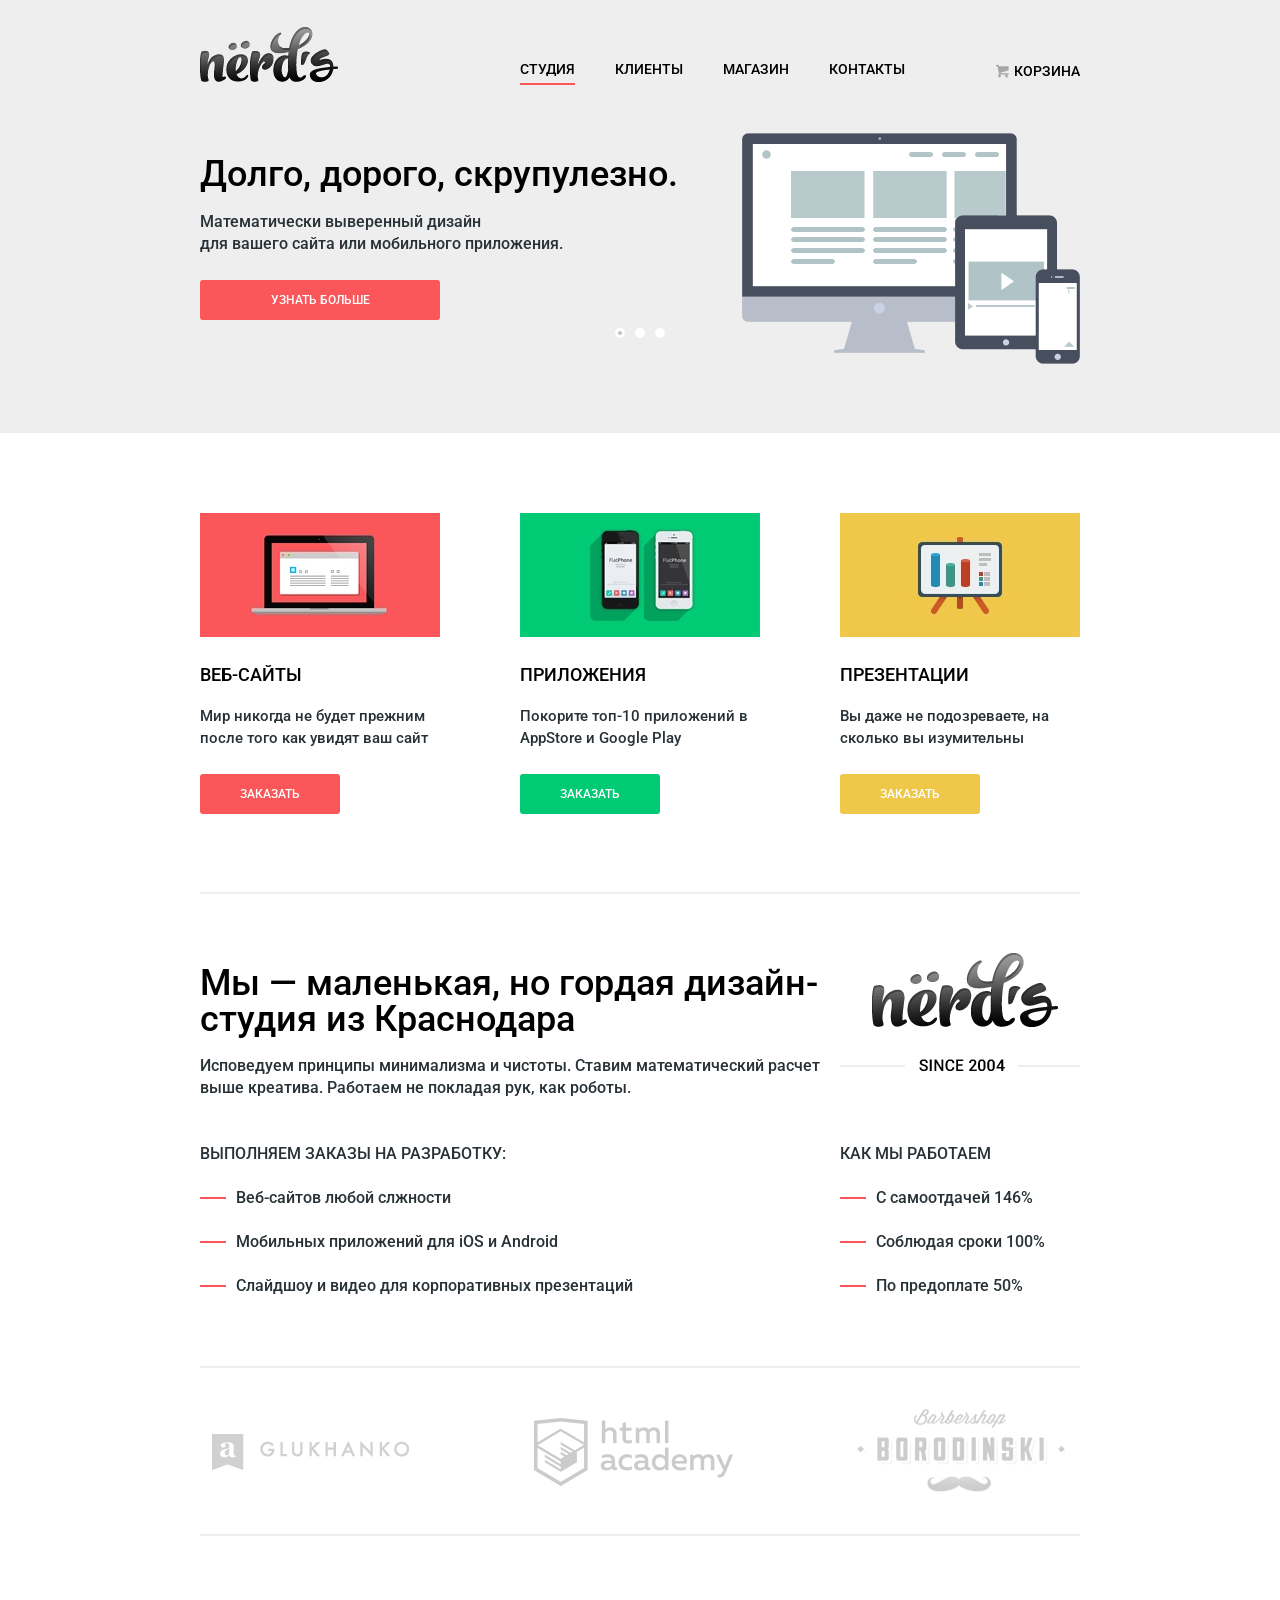
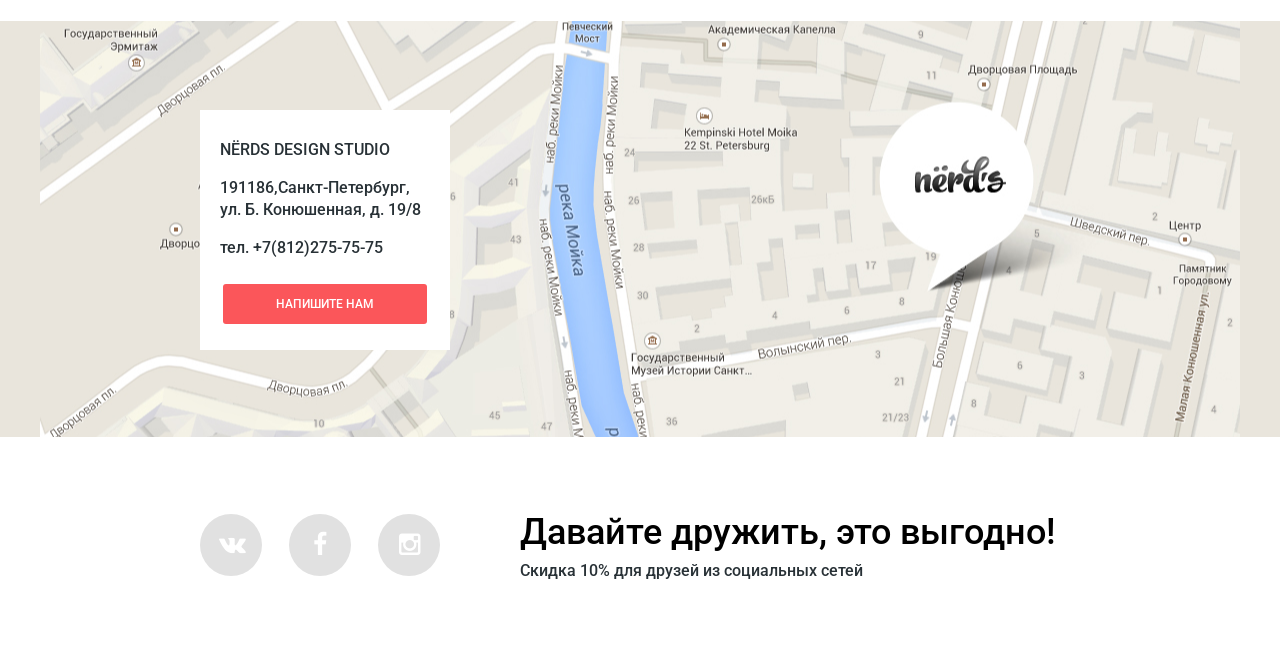
<file: index.html>
<!DOCTYPE html>
<html>
<head>
	<meta charset="utf-8">
	<link rel="stylesheet" type="text/css" href="css/style.min.css">
	<link rel="stylesheet" type="text/css" href="css/normalize.min.css">
	<link href='http://fonts.googleapis.com/css?family=Roboto:500,400&subset=latin,cyrillic-ext' rel='stylesheet' type='text/css'>
	<title>Nerds</title>
</head>
<body>
	<div class="header-bg">
	<header class="main-header">
		<div class="container clearfix">		
			<div class="logo">
				<a href="index.html"><img src="img/logo.png" width="139" height="56" alt="logo"></a>
			</div>
			<nav class="main-menu">
				<ul>
					<li>
						<a class="active" href=#>Студия</a>
					</li>
					<li>
						<a href=#>Клиенты</a>
					</li>
					<li>
						<a href="inner.html">Магазин</a>
					</li>
					<li>
						<a href=#>Контакты</a>
					</li>
				</ul>
			</nav>
			<div class="user-block">
				<a class="basket" href=#><i class="icon-basket"></i>Корзина</a>
			</div>
		</div>
	</header>
	
	<section class="slider">
			<div class="overflow">
			<input type="radio" id="btn-1" name="toggle" checked>
			<input type="radio" id="btn-2" name="toggle">
			<input type="radio" id="btn-3" name="toggle">
			<div class="slider-controls">
				<label for="btn-1"></label>	
				<label for="btn-2"></label>
				<label for="btn-3"></label>
			</div>	
				<div class="inner">
					<div class="slide">
						<div class="content-slide">
							<h1>Долго, дорого, скрупулезно.</h1>
							<p>Математически выверенный дизайн <br>для вашего сайта или мобильного приложения.</p>
							<a class="btn" href="#">Узнать больше</a>
						</div>
						<img src="img/slider-1.png" width="338" height="231" alt="slide">
					</div>
					<div class="slide">
						<div class="content-slide">
							<h1>Любите ли вы математику, как любим ее мы?</h1>
							<p>Нашим дизайнерам мы удаляем нейроны, ответственные <br>за креатив, чтобы дать им возмоность все просчитать</p>
							<a class="btn" href="#">Узнать больше</a>
						</div>
						<img src="img/slider-2.png" width="230" height="249" alt="slide"> 
					</div>
					<div class="slide">
						<div class="content-slide">
							<h1>Только наркотики, только хардкор!</h1>
							<p>Все дизайнерские решения в нашей компании принимаются только под воздействием сильных галлюциногенов</p>
							<a class="btn" href="#">Узнать больше</a>
						</div>
						<img src="img/slider-3.png" width="333" height="310" alt="slide">
					</div>
				</div>
			</div>
	</section>	
	</div>
	<div class="container clearfix">
		<section class="services clearfix">
			<div class="services-item">
				<img src="img/services-1.jpg" width="240" height="124" alt="Веб-сайты">
				<h2>Веб-сайты</h2>
				<p>Мир никогда не будет прежним после того как увидят ваш сайт</p>
				<a href=# class="btn">Заказать</a>
			</div>
			<div class="services-item">
				<img src="img/services-2.jpg" width="240" height="124" alt="Приложения">
				<h2>Приложения</h2>
				<p>Покорите топ-10 приложений в AppStore и Google Play</p>
				<a href=# class="btn btn-green">Заказать</a>
			</div>
			<div class="services-item">
				<img src="img/services-3.jpg" width="240" height="124" alt="Презентации">
				<h2>Презентации</h2>
				<p>Вы даже не подозреваете, на сколько вы изумительны</p>
				<a href=# class="btn btn-yellow">Заказать</a>
			</div>
		</section>
		<section class="studio clearfix">
			<div class="studio-left">
				<h1>Мы &mdash; маленькая, но гордая дизайн-студия из Краснодара</h1>
				<p>Исповедуем принципы минимализма и чистоты. Ставим математический расчет выше креатива. Работаем не покладая рук, как роботы.</p>
			</div>
			<div class="studio-right">
				<img src="img/logo-since.png" alt="logo-since" width="240" height="118">
			</div>	
			<div class="clearfix">
				<div class="studio-column-left">
				<h3>Выполняем заказы на разработку:</h3>
				<ul class="studio-list">
					<li>Веб-сайтов любой слжности</li>
					<li>Мобильных приложений для iOS и Android</li>
					<li>Слайдшоу и видео для корпоративных презентаций</li>
				</ul>
				</div>
			<div class="studio-column-right">
			<h3>Как мы работаем</h3>
				<ul class="studio-list">
					<li>C самоотдачей 146%</li>
					<li>Соблюдая сроки 100%</li>
					<li>По предоплате 50%</li>
				</ul>
			</div>
			</div>	
		</section>
		<section class="partners">
			<a href=#><img src="img/partner-1.png" width="198" height="37" alt="GLUKHANKO"></a>
			<a href=#><img src="img/partner-2.png" width="199" height="68" alt="HTML ACADEMY"></a>
			<a href=#><img src="img/partner-3.png" width="209" height="86" alt="BORODINSKI"></a>
		</section>
	</div>
	<section class="map">
		<div class="container">
			<address>
				<p class="address-title">Nёrds design studio</p>
				<p>191186,Санкт-Петербург,<br>
				ул. Б. Конюшенная, д. 19/8</p>
				<p>тел. +7(812)275-75-75</p>
				<a href=# class="btn btn-email">Напишите нам</a>
			</address>
			<div class="marker">
			</div>
		</div>
		<iframe src="https://www.google.com/maps/embed?pb=!1m18!1m12!1m3!1d15988.696626459436!2d30.337661103521608!3d59.93899372184917!2m3!1f0!2f0!3f0!3m2!1i1024!2i768!4f13.1!3m3!1m2!1s0x4696310fca5ba729%3A0xea9c53d4493c879f!2z0JHQvtC70YzRiNCw0Y8g0JrQvtC90Y7RiNC10L3QvdCw0Y8g0YPQuy4sIDE5LCDQodCw0L3QutGCLdCf0LXRgtC10YDQsdGD0YDQsywgMTkxMTg2!5e0!3m2!1sru!2sru!4v1435455046179" width="100%" height="416" frameborder="0" style="border:0" allowfullscreen></iframe>
	</section>
	<footer>
		<div class="container clearfix">
			<section class="footer-social">
				<a class="social-btn" href=#><i class="icon-vk"></i></a>
				<a class="social-btn" href=#><i class="icon-facebook"></i></a>
				<a class="social-btn" href=#><i class="icon-instagramm"></i></a>
			</section>
			<section class="discount">
				<h1>Давайте дружить, это выгодно!</h1>
				<p>Скидка 10% для друзей из социальных сетей</p>
			</section>
		</div>
	</footer>
	<div class="modal-content">
		<div class="modal-content-close btn">закрыть</div>
		<form class="email-form" method="post" action="/echo">
		<div class="clearfix">
		<label class="form-column-left">Ваше имя:<br>
			<input type="text" name="name" placeholder="Представьтесь, пожалуйста">
		</label>
		<label class="form-column-right">Ваш e-mail:<br>
			<input type="email" name="email" placeholder="Для отправки ответа">	
		</label>
		</div>
		<label>Текст письма:<br>
			<textarea name="emailinner" placeholder="В свободной форме"></textarea>
		</label>
		<button type="submit" class="btn form-column-left">Отправить</button>
		<button type="reset" class=" btn btn-form form-column-right">Отмена</button>
		</form>
	</div>
	<script src="js/script.min.js" type="text/javascript"></script>
</body>
</html>
</file>
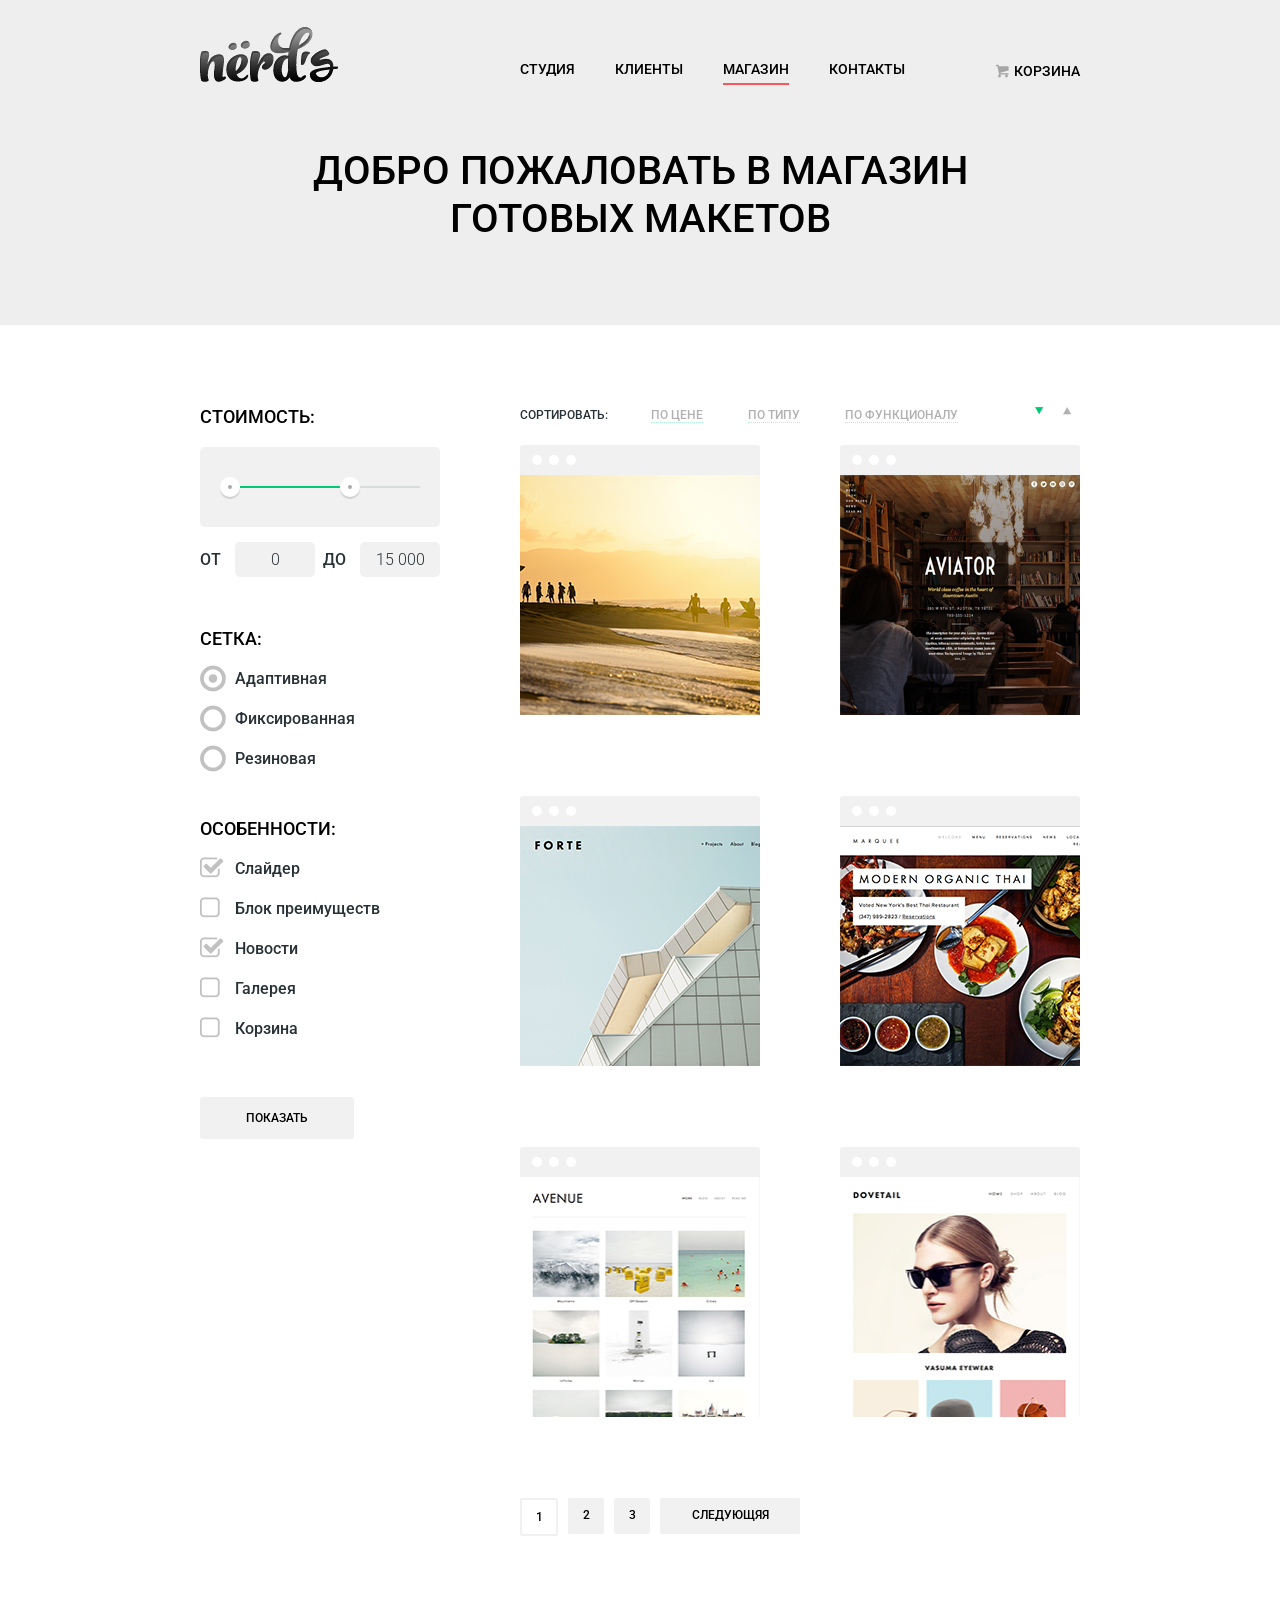
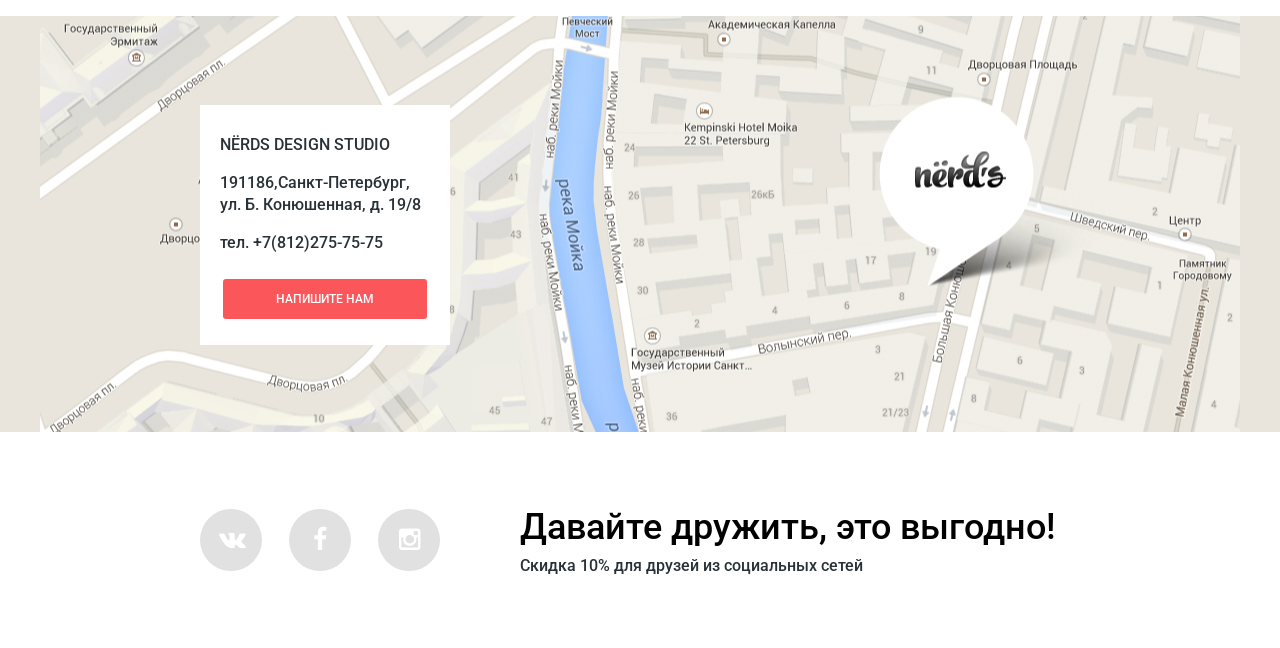
<file: inner.html>
<!DOCTYPE html>
<html>
<head>
	<meta charset="utf-8">
	<link rel="stylesheet" type="text/css" href="css/style.min.css">
	<link rel="stylesheet" type="text/css" href="css/normalize.min.css">
	<link href='http://fonts.googleapis.com/css?family=Roboto:500,400&subset=latin,cyrillic-ext' rel='stylesheet' type='text/css'>
	<title>Каталог</title>
</head>
<body>
	<div class="header-bg">
	<header class="main-header">
		<div class="container clearfix">		
			<div class="logo">
				<a href="index.html"><img src="img/logo.png" width="139" height="56" alt="logo"></a>
			</div>
			<nav class="main-menu">
				<ul>
					<li>
						<a href="index.html">Студия</a>
					</li>
					<li>
						<a href=#>Клиенты</a>
					</li>
					<li>
						<a class="active" href=#>Магазин</a>
					</li>
					<li>
						<a href=#>Контакты</a>
					</li>
				</ul>
			</nav>
			<div class="user-block">
				<a class="basket" href=#><i class="icon-basket"></i>Корзина</a>
			</div>
		</div>
	</header>
			<h1 class="shop-title">Добро пожаловать в магазин<br>готовых макетов</h1>
	</div>
	<div class="container clearfix">
		<section class="catalog-column-left">
			<form action="/echo" method="post">
				<h2>Стоимость:</h2>
				<div class="range-filter">
            		<div class="range-controls">
                		<div class="scale"><div style="margin-left:20px;width:100px;" class="bar"></div></div>
                		<div class="toggle min-toggle"></div>
                		<div class="toggle max-toggle"></div>
            		</div>
            		<div class="price-controls">
                		<label class="min-price" >от <input name="min-price" type="text" value="0"></label>
               			<label  class="max-price">до <input name="max-price" type="text" value="15 000"></label>
            		</div>
       			 </div>
				<h2>Сетка:</h2>
				<ul>
					<li>
						<input type="radio" name="net" id="adaptive" checked>
						<label for="adaptive">Адаптивная</label>
					</li>		
					<li>
						<input type="radio" name="net" id="fixed">
						<label for="fixed">Фиксированная</label>
					</li>
					<li>
						<input type="radio" name="net" id="rubber">
						<label for="rubber">Резиновая</label>
					</li>
				</ul>	
				<h2>Особенности:</h2>
				<ul>
					<li>
						<input type="checkbox" name="features" id="slider" checked>
						<label for="slider">Слайдер</label>
					</li>
					<li>
						<input type="checkbox" name="features" id="advantage">
						<label for="advantage">Блок преимуществ</label>
					</li>
					<li>
						<input type="checkbox" name="features" id="news" checked>
						<label for="news">Новости</label>
					</li>
					<li>
						<input type="checkbox" name="features" id="gallery">
						<label for="gallery">Галерея</label>
					</li>
					<li>
						<input type="checkbox" name="features" id="basket">
						<label for="basket">Корзина</label>
					</li>
				</ul>
				<a class="filter-btn btn btn-form" href="#">Показать</a>
			</form>	
		</section>
		<section class="catalog-column-right clearfix">
			<div class="sorted">
				<span>Сортировать:</span>
				<ul>
					<li>	
						<a href=#>По цене</a>
					</li>
					<li>	
						<a href=#>По типу</a>
					</li>
					<li>	
						<a href=#>По функционалу</a>
					</li>
				</ul>
				<div class="query">
					<a class="down active" href=#><i class="icon-down-dir"></i></a>
					<a class="up" href=#><i class="icon-up-dir"></i></a>
				</div>
			</div>
			<article class="card-product">
				<div class="browser">
					<div class="circle"></div>
					<div class="circle"></div>
					<div class="circle"></div>
				</div>
				<div class="card-inner">
					<h2>Sunset</h2>
					<p>Интернет-магазин с личным кабинетом</p>
					<a class="btn" href="#">10 000 р.</a>
				</div>
				<img src="img/gallery-aviator.jpg" width="240" height="240" alt="aviator">
			</article>
			<article class="card-product">
				<div class="browser">
					<div class="circle"></div>
					<div class="circle"></div>
					<div class="circle"></div>
				</div>
				<div class="card-inner">
					<h2>Sunset</h2>
					<p>Интернет-магазин с личным кабинетом</p>
					<a class="btn" href="#">10 000 р.</a>
				</div>
				<img src="img/gallery-beach.jpg" width="240" height="240" alt="beach">
			</article>
			<article class="card-product">
				<div class="browser">
					<div class="circle"></div>
					<div class="circle"></div>
					<div class="circle"></div>
				</div>
				<div class="card-inner">
					<h2>Sunset</h2>
					<p>Интернет-магазин с личным кабинетом</p>
					<a class="btn" href="#">10 000 р.</a>
				</div>
				<img src="img/gallery-modern.jpg" width="240" height="240" alt="modern">
			</article>
			<article class="card-product">
				<div class="browser">
					<div class="circle"></div>
					<div class="circle"></div>
					<div class="circle"></div>
				</div>
				<div class="card-inner">
					<h2>Sunset</h2>
					<p>Интернет-магазин с личным кабинетом</p>
					<a class="btn" href="#">10 000 р.</a>
				</div>
				<img src="img/gallery-forte.jpg" width="240" height="240" alt="forte">
			</article>	
			<article class="card-product">
				<div class="browser">
					<div class="circle"></div>
					<div class="circle"></div>
					<div class="circle"></div>
				</div>
				<div class="card-inner">
					<h2>Sunset</h2>
					<p>Интернет-магазин с личным кабинетом</p>
					<a class="btn" href="#">10 000 р.</a>
				</div>
				<img src="img/gallery-dovetail.jpg" width="240" height="240" alt="dovetail">
			</article>			
			<article class="card-product">
				<div class="browser">
					<div class="circle"></div>
					<div class="circle"></div>
					<div class="circle"></div>
				</div>
				<div class="card-inner">
					<h2>Sunset</h2>
					<p>Интернет-магазин с личным кабинетом</p>
					<a class="btn" href="#">10 000 р.</a>
				</div>
				<img src="img/gallery-avenue.jpg" width="240" height="240" alt="avenue">
			</article>

		</section>
		<ul class="paginator">
			<li>
				<span class="btn-paginator active">1</span>
			</li>
			<li>
				<a class="btn-paginator" href=#>2</a>
			</li>
			<li>
				<a class="btn-paginator" href=#>3</a>
			</li>
			<li>
				<a class="btn-paginator next" href=#>Следующяя</a>
			</li>
		</ul>
	</div>
	<section class="map">
		<div class="container">
			<address>
				<p class="address-title">Nёrds design studio</p>
				<p>191186,Санкт-Петербург,<br>
				ул. Б. Конюшенная, д. 19/8</p>
				<p>тел. +7(812)275-75-75</p>
				<a href=# class="btn btn-email">Напишите нам</a>
			</address>
			<div class="marker">
			</div>
		</div>
		<iframe src="https://www.google.com/maps/embed?pb=!1m18!1m12!1m3!1d15988.696626459436!2d30.337661103521608!3d59.93899372184917!2m3!1f0!2f0!3f0!3m2!1i1024!2i768!4f13.1!3m3!1m2!1s0x4696310fca5ba729%3A0xea9c53d4493c879f!2z0JHQvtC70YzRiNCw0Y8g0JrQvtC90Y7RiNC10L3QvdCw0Y8g0YPQuy4sIDE5LCDQodCw0L3QutGCLdCf0LXRgtC10YDQsdGD0YDQsywgMTkxMTg2!5e0!3m2!1sru!2sru!4v1435455046179" width="100%" height="416" frameborder="0" style="border:0" allowfullscreen></iframe>
	</section>
	<footer>
		<div class="container clearfix">
			<section class="footer-social">
				<a class="social-btn" href=#><i class="icon-vk"></i></a>
				<a class="social-btn" href=#><i class="icon-facebook"></i></a>
				<a class="social-btn" href=#><i class="icon-instagramm"></i></a>
			</section>
			<section class="discount">
				<h1>Давайте дружить, это выгодно!</h1>
				<p>Скидка 10% для друзей из социальных сетей</p>
			</section>
		</div>
	</footer>
	<div class="modal-content">
		<div class="modal-content-close btn">закрыть</div>
		<form class="email-form" method="post" action="/echo">
		<div class="clearfix">
		<label class="form-column-left">Ваше имя:<br>
			<input type="text" name="name" placeholder="Представьтесь, пожалуйста">
		</label>
		<label class="form-column-right">Ваш e-mail:<br>
			<input type="email" name="email" placeholder="Для отправки ответа">	
		</label>
		</div>
		<label>Текст письма:<br>
			<textarea name="emailinner" placeholder="В свободной форме"></textarea>
		</label>
		<button type="submit" class="btn form-column-left">Отправить</button>
		<button type="reset" class=" btn btn-form form-column-right">Отмена</button>
		</form>
	</div>
	<script src="js/script.min.js" type="text/javascript"></script>
</body>
</html>
</file>
<file: css/style.min.css>
@charset "UTF-8";@font-face{font-family:symbols-nerds;src:url(../font/symbols-nerds.eot?27841936);src:url(../font/symbols-nerds.eot?27841936#iefix) format('embedded-opentype'),url(../font/symbols-nerds.woff?27841936) format('woff'),url(../font/symbols-nerds.ttf?27841936) format('truetype'),url(../font/symbols-nerds.svg?27841936#symbols-nerds) format('svg');font-weight:400;font-style:normal}[class*=" icon-"]:before,[class^=icon-]:before{font-family:symbols-nerds;font-style:normal;font-weight:400;speak:none;display:inline-block;text-decoration:inherit;width:1em;margin-right:.2em;text-align:center;font-variant:normal;text-transform:none;line-height:1em;margin-left:.2em}.icon-basket:before{content:'\62'}.icon-facebook:before{content:'\66'}.icon-twitter:before{content:'\74'}.icon-vk:before{content:'\76'}.icon-up-dir:before{content:'\25b2'}.icon-down-dir:before{content:'\25bc'}.icon-circle:before{content:'\25cb'}.icon-circle-dot:before{content:'\25cf'}.icon-check-off:before{content:'\2610'}.icon-check-on:before{content:'\2611'}.icon-instagramm:before{content:'📷'}body{font-family:Roboto,Arial,sans-serif;font-size:16px;line-height:22px;font-weight:500;color:#283136}h1{font-size:36px;line-height:36px;font-weight:500;color:#000;font-family:Roboto;margin:0}h2{font-family:Roboto,Arial,sans-serif;font-size:18px;line-height:30px;font-weight:500;color:#000;text-transform:uppercase}h3{font-family:Roboto,Arial,sans-serif;font-size:16px;line-height:22px;font-weight:500;color:#283136;text-transform:uppercase}.partners img{opacity:.2}.partners img:hover{opacity:1}.container{margin:0 auto;width:880px}.header-bg{background:#eee;min-width:880px}.main-header{margin-bottom:35px}.logo{float:left;width:140px}.main-header a{font-family:Roboto,Arial,sans-serif;font-size:14px}.main-menu{float:left;width:480px;margin-left:160px}.user-block{float:right;max-width:100px}.logo a{display:block;padding-top:26px}.main-menu li{display:inline-block;font-size:16px}.main-menu ul{padding:0;margin:0;list-style:none;font-size:0}.main-menu a{position:relative;display:block;padding:58px 20px 5px;color:#000;text-transform:uppercase;text-decoration:none}.main-menu .active:after{content:"";position:absolute;bottom:0;left:20px;right:20px;height:2px;background:#fb565a}.basket{display:block;padding:60px 0 5px;color:#000;text-transform:uppercase;text-decoration:none}.basket i{margin-right:2px;color:#a6a6a6}.main-header a:hover,.main-header a:hover i{color:#fb565a}.main-header a:active,.main-header a:active i{color:#ababab}.clearfix:after{content:'';display:table;clear:both}.slider{position:relative;width:880px;height:310px;margin:0 auto}.slider input[type=radio]{display:none}.overflow{overflow:hidden}.slider-controls{position:absolute;bottom:95px;left:50%;width:200px;height:10px;margin-left:-100px;text-align:center;z-index:9000}.slider-controls label{display:inline-block;width:4px;height:4px;margin:0 3px;background:#fff;border:3px solid #fff;vertical-align:top;border-radius:50%;cursor:pointer}#btn-1:checked~.slider-controls label[for=btn-1],#btn-2:checked~.slider-controls label[for=btn-2],#btn-3:checked~.slider-controls label[for=btn-3]{background:#c1c1c1}.inner{width:300%}.slide{width:880px;float:left}.content-slide{width:480px;float:left}.slide img{margin-top:10px}.slide:last-child img{margin-top:0}.slide h1{font-size:36px;line-height:1;font-weight:500;color:#000;margin:33px 0 19px}.slide p{margin-bottom:21px;padding:0}.slide .btn{width:240px}.slide img{float:right}#btn-1:checked~.inner{margin-left:0}#btn-2:checked~.inner{margin-left:-100%}#btn-3:checked~.inner{margin-left:-200%}.btn{display:block;padding:9px 0;margin-top:25px;font-size:12px;color:#fff;text-transform:uppercase;text-align:center;text-decoration:none;background:#fb565a;border-radius:3px}.btn:hover{background-color:#d6494d}.btn:active{background-color:#b63538;box-shadow:inset 0 3px 0 0 #9b2d30}.services{margin-top:80px;border-bottom:2px solid #eee}.services-item{float:left;width:240px;height:379px;margin-right:80px}.services-item h2{margin-top:17px}.services-item .btn{width:140px}.btn-green{background:#00ca74}.btn-yellow{background:#efc84a}.services-item p{font-size:15px}.services-item:last-child{float:right;margin-right:0}.btn-green:hover{background:#01a25e}.btn-green:active{background:#009053;box-shadow:inset 0 3px 0 0 #007b47}.btn-yellow:active{background:#c09b24;box-shadow:inset 0 3px 0 0 #a3841f}.studio-left{width:620px;float:left}.studio h1{font-size:36px;margin-top:71px;margin-bottom:0}.studio-right{float:right;width:240px;margin-top:59px}.studio{min-height:472px;border-bottom:2px solid #eee}.studio p{margin-top:18px;margin-bottom:28px}.studio h3{margin-bottom:22px}.studio-column-left{float:left}.studio-column-right{float:right;width:240px}.studio ul{list-style:none;margin:0;padding:0}.studio-list li{position:relative;padding-left:36px;margin-bottom:22px}.studio li:before{content:"";position:absolute;display:block;width:26px;top:10px;left:0;border-bottom:2px solid #fb565a}.partners{height:166px;border-bottom:2px solid #eee;line-height:166px;word-spacing:120px;padding-left:12px;margin-bottom:5px}.partners img{display:inline-block;vertical-align:middle}.map{margin-top:80px;background:url(../img/map.jpg) center no-repeat #e9e5dc;height:416px}.map .container{position:relative}address{position:absolute;width:230px;height:240px;padding-left:20px;top:89px;background-color:#fff;font-style:normal}.address-title{margin-top:29px;font-family:Roboto,Arial,sans-serif;font-size:16px;line-height:22px;font-weight:500;text-transform:uppercase}address .btn{position:absolute;bottom:26px;left:23px;right:23px}.footer-social{width:320px;float:left;min-height:216px}.discount{float:left;min-height:216px}.social-btn{display:block;float:left;margin-top:77px;margin-right:27px;width:62px;height:62px;background-color:#e1e1e1;border-radius:50%}.social-btn:hover{background-color:#fb565a}.social-btn:active{background-color:#d6494d;box-shadow:inset 0 3px 0 0 #b63e42}.social-btn i{display:block;margin:0;font-size:25px;color:#fff;text-align:center;vertical-align:middle;line-height:62px}.discount h1{font-size:36px;margin-top:77px;margin-bottom:0}.discount p{margin-top:10px}.shop-title{font-size:40px;line-height:48px;text-transform:uppercase;text-align:center;padding:24px 0 82px;margin-bottom:77px}.catalog-column-left{float:left;width:240px}.range-filter{width:240px}.range-controls{position:relative;height:80px;margin-bottom:15px;padding:0 20px;background:#f1f1f1;border-radius:5px;overflow:hidden}.range-controls .scale{margin-top:39px;height:2px;background:#d7dcde}.range-controls .bar{height:2px;background:#00ca74}.range-controls .toggle{position:absolute;top:30px;left:20px;width:4px;height:4px;border:8px solid #fff;background:#ababab;cursor:pointer;border-radius:50%;box-shadow:0 2px 1px 0 #cfcfcf}.range-controls .max-toggle{left:140px}.catalog-column-left h2{margin-top:0}.price-controls input{width:60px;padding:8px 10px;margin-left:10px;border:none;background:#f1f1f1;font-size:16px;font-family:Roboto,Arial,sans-serif;font-weight:300;font-style:normal;text-align:center;color:#283136;border-radius:5px}.price-controls{position:relative;height:32px;padding:0;margin-bottom:50px;text-transform:uppercase}.price-controls .min-price{position:absolute;left:0;margin:0}.price-controls .max-price{position:absolute;right:0;margin:0}.catalog-column-right{float:right;width:560px}.card-product{position:relative;float:left;margin-bottom:75px;width:240px}.card-inner{position:absolute;display:none;top:50px;right:20px;width:140px;min-height:110px;padding:35px 30px 55px;text-align:center;background:#fff}.card-inner h2{margin:0;padding:0;line-height:18px}.card-inner p{margin-top:20 px;font-size:14px;line-height:18px}.card-inner a{position:absolute;bottom:30px;left:30px;right:30px}.card-product:hover .browser{background:#797979}.card-product:hover .card-inner{display:block}.card-product:nth-child(even){float:right}.browser{height:30px;background:#f1f1f1;border-radius:3px 3px 0 0;box-sizing:border-box;padding-top:10px;padding-left:12px}.browser .circle{float:left;width:10px;height:10px;margin-right:7px;background:#fff;border-radius:50%}.catalog-column-left input[type=radio],.catalog-column-left input[type=checkbox]{display:none}.catalog-column-left ul{list-style:none;margin:0 0 45px;padding:0}.catalog-column-left li{margin-bottom:20px}.catalog-column-left label{position:relative;display:block;margin-left:35px;vertical-align:middle;color:#283136;font-size:16px;line-height:20px;cursor:pointer}.catalog-column-left label:hover{color:#000}.catalog-column-left input:disabled+label{opacity:.4}.catalog-column-left input[type=radio]+label:before{content:'\25cb';position:absolute;display:block;left:-35px;vertical-align:middle;font-family:symbols-nerds;font-size:30px;margin-right:10px}.catalog-column-left label:before{color:#c1c1c1}.catalog-column-left label:hover:before{color:#b5b5b5}.catalog-column-left input[type=radio]:checked+label:before{content:'\25cf';position:absolute;display:block;left:-35px;vertical-align:middle;font-family:symbols-nerds;font-size:30px;margin-right:10px}.catalog-column-left input[type=checkbox]+label:before{content:'\2610';position:absolute;display:block;left:-35px;vertical-align:middle;font-family:symbols-nerds;font-size:25px;margin-right:10px}.catalog-column-left input[type=checkbox]:checked+label:before{content:'\2611';position:absolute;display:block;left:-35px;vertical-align:middle;font-family:symbols-nerds;font-size:25px;margin-right:10px;width:10px}.catalog-column-left a{text-decoration:none}.catalog-column-left .btn-form{width:88px;margin-top:58px}.btn-form{padding:10px 33px;background:#f1f1f1;color:#000;border:none}.btn-form:hover{background:#e5e5e5}.btn-form:active{background:#d5d5d5;box-shadow:inset 0 3px 0 0 #b5b5b5}.btn-form:focus{outline:0}.paginator{float:left;margin-left:320px;list-style:none;padding:0;font-size:0}.paginator li{display:inline-block;vertical-align:top;margin-right:10px}.btn-paginator{display:block;width:36px;height:36px;background:#f1f1f1;color:#000;font-size:12px;line-height:34px;text-align:center;vertical-align:middle;border-radius:2px;text-decoration:none;text-transform:uppercase}.next{width:140px}.paginator .active{width:34px;height:34px;background:#fff;border:2px solid #f1f1f1;border-radius:2px}a.btn-paginator:hover{border-color:#e5e5e5;background:#e5e5e5}a.btn-paginator:active{border-color:#d5d5d5;background:#d5d5d5;box-shadow:inset 0 3px 0 0 #b5b5b5}.sorted{position:relative;padding-top:4px;margin-bottom:17px;font-family:Roboto,Arial,sans-serif;font-size:12px;line-height:18px;font-weight:500;text-transform:uppercase}.sorted span{margin-right:40px}.sorted ul{display:inline;list-style:none;margin:0;padding:0;font-size:0}.sorted li{display:inline-block;vertical-align:top;margin-right:45px}.sorted a{font-size:12px;text-decoration:none;color:#000;opacity:.3;border-bottom:1px dotted #00ca74}.sorted a:hover{opacity:1;border-bottom:1px solid #00ca74}.sorted a:active{opacity:1;border-bottom:none;margin-bottom:1px}.query{position:absolute;right:0;top:0}.query a{margin:0;border:none;font-size:18px}.query a:hover{color:#000;opacity:.3;border:none}.query a:active{opacity:1}.query .active{color:#00ca74;opacity:1}.modal-content{position:fixed;display:none;top:0;left:50%;width:630px;margin-top:100px;margin-left:-315px;padding:55px 90px 50px 80px;background:#fff;box-sizing:border-box;box-shadow:0 20px 40px 0 rgba(0,0,0,.75)}.modal-content-show{display:block;-webkit-animation:bounce .6s;animation:bounce .6s}@keyframes shake{0%,100%{transform:translateX(0)}10%,30%,50%,70%,90%{transform:translateX(-10px)}20%,40%,60%,80%{transform:translateX(10px)}}@-webkit-keyframes shake{0%,100%{transform:translateX(0)}10%,30%,50%,70%,90%{transform:translateX(-10px)}20%,40%,60%,80%{transform:translateX(10px)}}.modal-error{-webkit-animation:shake .6s;animation:shake .6s}@-webkit-keyframes bounce{0%{transform:translateY(-2000px)}70%{transform:translateY(30px)}90%{transform:translateY(-10px)}100%{transform:translateY(0)}}@keyframes bounce{0%{transform:translateY(-2000px)}70%{transform:translateY(30px)}90%{transform:translateY(-10px)}100%{transform:translateY(0)}}.modal-content-close{position:absolute;top:6px;right:6px;width:42px;height:42px;margin:0;padding:0;font-size:0;cursor:pointer;background:url(../img/close.png) center no-repeat #fb565a;border-radius:50%}.email-form input[type=text],.email-form input[type=email],.email-form textarea{width:220px;margin:10px 0;padding:10px 15px;font-family:Roboto,Arial,sans-serif;font-size:12px;line-height:18px;text-transform:uppercase;color:#000;outline:0;box-sizing:border-box;border:2px solid #d7dcde;border-radius:3px}.email-form input[type=text]:hover,.email-form input[type=email]:hover,.email-form textarea:hover{border-color:#a2a9ac}.email-form input[type=text]:focus,.email-form input[type=email]:focus,.email-form textarea:focus{border-color:#56bffb}.email-form textarea{width:460px;height:114px}.modal-content .form-column-left{display:block;float:left}.modal-content .form-column-right{display:block;float:right}.email-form button{width:220px;outline:0;border:none;margin-top:38px;box-sizing:border-box}
</file>
